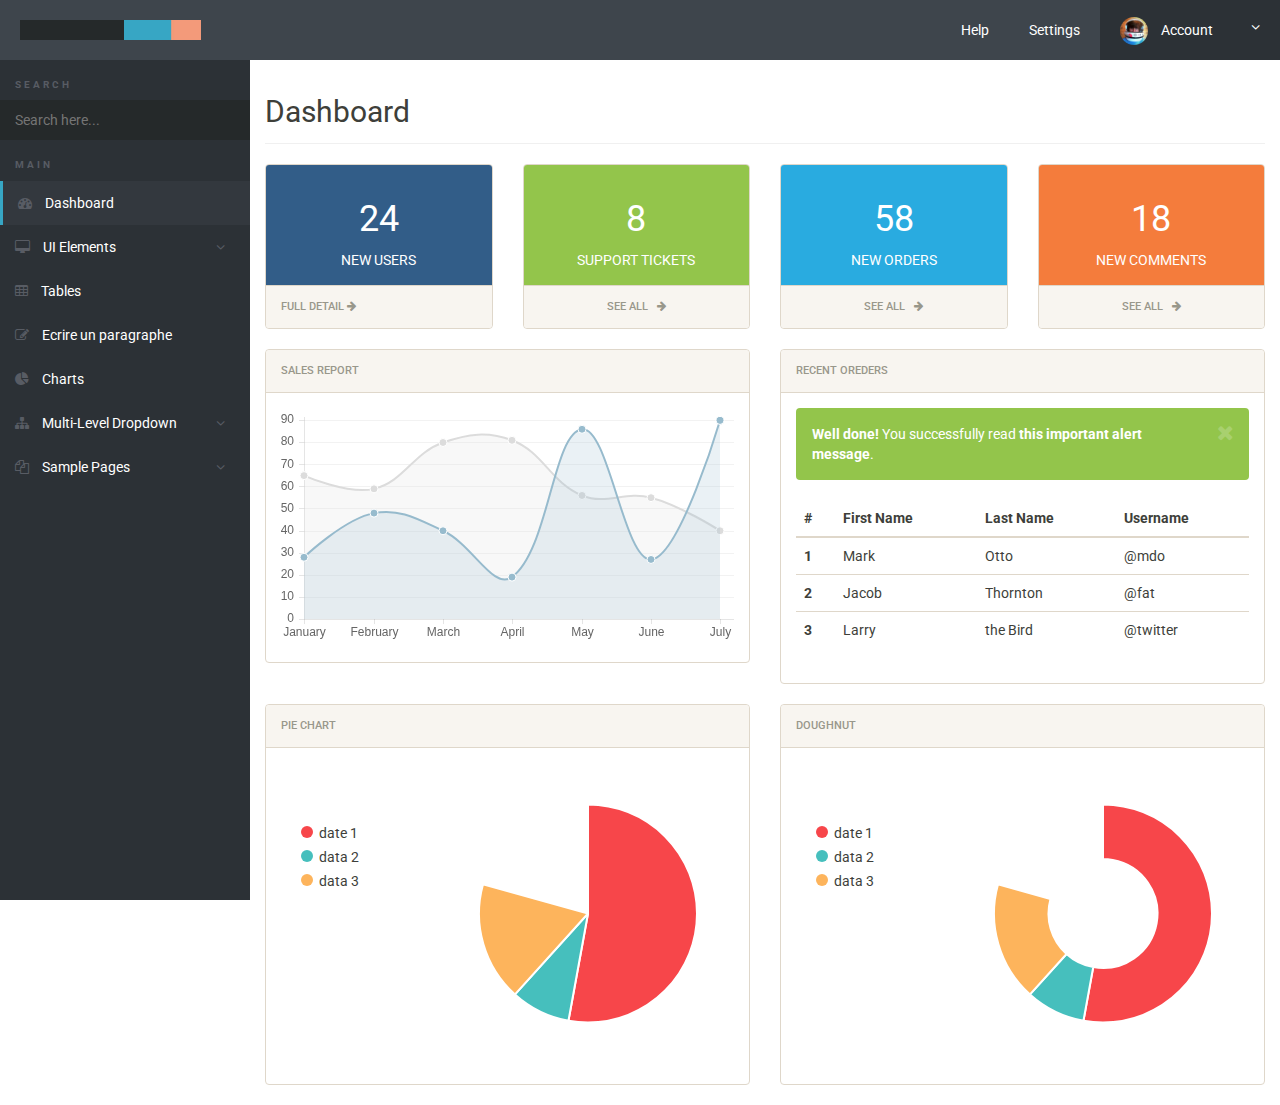
<file: index.html>
<!doctype html>
<html lang="en" class="no-js">

<head>
	<meta charset="UTF-8">
	<meta http-equiv="X-UA-Compatible" content="IE=edge">
	<meta name="viewport" content="width=device-width, initial-scale=1, minimum-scale=1, maximum-scale=1">
	<meta name="description" content="">
	<meta name="author" content="">
	<meta name="theme-color" content="#3e454c">

	<title>Harmony - Free responsive Bootstrap admin template by Themestruck.com</title>

	<!-- Font awesome -->
	<link rel="stylesheet" href="css/font-awesome.min.css">
	<!-- Sandstone Bootstrap CSS -->
	<link rel="stylesheet" href="css/bootstrap.min.css">
	<!-- Bootstrap Datatables -->
	<link rel="stylesheet" href="css/dataTables.bootstrap.min.css">
	<!-- Bootstrap social button library -->
	<link rel="stylesheet" href="css/bootstrap-social.css">
	<!-- Bootstrap select -->
	<link rel="stylesheet" href="css/bootstrap-select.css">
	<!-- Bootstrap file input -->
	<link rel="stylesheet" href="css/fileinput.min.css">
	<!-- Awesome Bootstrap checkbox -->
	<link rel="stylesheet" href="css/awesome-bootstrap-checkbox.css">
	<!-- Admin Stye -->
	<link rel="stylesheet" href="css/style.css">

	<!--[if lt IE 9]>
      <script src="https://oss.maxcdn.com/html5shiv/3.7.2/html5shiv.min.js"></script>
      <script src="https://oss.maxcdn.com/respond/1.4.2/respond.min.js"></script>
    <![endif]-->

</head>

<body>
	<div class="brand clearfix">
		<a href="index.html" class="logo"><img src="img/logo.jpg" class="img-responsive" alt=""></a>
		<span class="menu-btn"><i class="fa fa-bars"></i></span>
		<ul class="ts-profile-nav">
			<li><a href="#">Help</a></li>
			<li><a href="#">Settings</a></li>
			<li class="ts-account">
				<a href="#"><img src="img/ts-avatar.jpg" class="ts-avatar hidden-side" alt=""> Account <i class="fa fa-angle-down hidden-side"></i></a>
				<ul>
					<li><a href="#">My Account</a></li>
					<li><a href="#">Edit Account</a></li>
					<li><a href="#">Logout</a></li>
				</ul>
			</li>
		</ul>
	</div>

	<div class="ts-main-content">
		<nav class="ts-sidebar">
			<ul class="ts-sidebar-menu">
				<li class="ts-label">Search</li>
				<li>
					<input type="text" class="ts-sidebar-search" placeholder="Search here...">
				</li>
				<li class="ts-label">Main</li>
				<li class="open"><a href="index.html"><i class="fa fa-dashboard"></i> Dashboard</a></li>
				<li><a href="#"><i class="fa fa-desktop"></i> UI Elements</a>
					<ul>
						<li><a href="panels.html">Panels and Wells</a></li>
						<li><a href="buttons.html">Buttons</a></li>
						<li><a href="notifications.html">Notifications</a></li>
						<li><a href="typography.html">Typography</a></li>
						<li><a href="icon.html">Icon</a></li>
						<li><a href="grid.html">Grid</a></li>
					</ul>
				</li>
				<li><a href="tables.html"><i class="fa fa-table"></i> Tables</a></li>
				<li><a href="forms.html"><i class="fa fa-edit"></i> Ecrire un paragraphe</a></li>
				<li><a href="charts.html"><i class="fa fa-pie-chart"></i> Charts</a></li>
				<li><a href="#"><i class="fa fa-sitemap"></i> Multi-Level Dropdown</a>
					<ul>
						<li><a href="#">2nd level</a></li>
						<li><a href="#">2nd level</a></li>
						<li><a href="#">3rd level</a>
							<ul>
								<li><a href="#">3rd level</a></li>
								<li><a href="#">3rd level</a></li>
							</ul>
						</li>
					</ul>
				</li>
				<li><a href="#"><i class="fa fa-files-o"></i> Sample Pages</a>
					<ul>
						<li><a href="blank.html">Blank page</a></li>
						<li><a href="login.html">Login page</a></li>
					</ul>
				</li>

				<!-- Account from above -->
				<ul class="ts-profile-nav">
					<li><a href="#">Help</a></li>
					<li><a href="#">Settings</a></li>
					<li class="ts-account">
						<a href="#"><img src="img/ts-avatar.jpg" class="ts-avatar hidden-side" alt=""> Account <i class="fa fa-angle-down hidden-side"></i></a>
						<ul>
							<li><a href="#">My Account</a></li>
							<li><a href="#">Edit Account</a></li>
							<li><a href="#">Logout</a></li>
						</ul>
					</li>
				</ul>

			</ul>
		</nav>
		<div class="content-wrapper">
			<div class="container-fluid">

				<div class="row">
					<div class="col-md-12">

						<h2 class="page-title">Dashboard</h2>

						<div class="row">
							<div class="col-md-12">
								<div class="row">
									<div class="col-md-3">
										<div class="panel panel-default">
											<div class="panel-body bk-primary text-light">
												<div class="stat-panel text-center">
													<div class="stat-panel-number h1 ">24</div>
													<div class="stat-panel-title text-uppercase">New Users</div>
												</div>
											</div>
											<a href="#" class="block-anchor panel-footer">Full Detail <i class="fa fa-arrow-right"></i></a>
										</div>
									</div>
									<div class="col-md-3">
										<div class="panel panel-default">
											<div class="panel-body bk-success text-light">
												<div class="stat-panel text-center">
													<div class="stat-panel-number h1 ">8</div>
													<div class="stat-panel-title text-uppercase">Support Tickets</div>
												</div>
											</div>
											<a href="#" class="block-anchor panel-footer text-center">See All &nbsp; <i class="fa fa-arrow-right"></i></a>
										</div>
									</div>
									<div class="col-md-3">
										<div class="panel panel-default">
											<div class="panel-body bk-info text-light">
												<div class="stat-panel text-center">
													<div class="stat-panel-number h1 ">58</div>
													<div class="stat-panel-title text-uppercase">New Orders</div>
												</div>
											</div>
											<a href="#" class="block-anchor panel-footer text-center">See All &nbsp; <i class="fa fa-arrow-right"></i></a>
										</div>
									</div>
									<div class="col-md-3">
										<div class="panel panel-default">
											<div class="panel-body bk-warning text-light">
												<div class="stat-panel text-center">
													<div class="stat-panel-number h1 ">18</div>
													<div class="stat-panel-title text-uppercase">New Comments</div>
												</div>
											</div>
											<a href="#" class="block-anchor panel-footer text-center">See All &nbsp; <i class="fa fa-arrow-right"></i></a>
										</div>
									</div>
								</div>
							</div>
						</div>

						<div class="row">
							<div class="col-md-6">
								<div class="panel panel-default">
									<div class="panel-heading">Sales Report</div>
									<div class="panel-body">
										<div class="chart">
											<canvas id="dashReport" height="310" width="600"></canvas>
										</div>
										<div id="legendDiv"></div>
									</div>
								</div>
							</div>
							<div class="col-md-6">
								<div class="panel panel-default">
									<div class="panel-heading">Recent Oreders</div>
									<div class="panel-body">
										<div class="alert alert-dismissible alert-success">
											<button type="button" class="close" data-dismiss="alert"><i class="fa fa-close"></i></button>
											<strong>Well done!</strong> You successfully read <a href="#" class="alert-link">this important alert message</a>.
										</div>
										<table class="table table-hover">
											<thead>
												<tr>
													<th>#</th>
													<th>First Name</th>
													<th>Last Name</th>
													<th>Username</th>
												</tr>
											</thead>
											<tbody>
												<tr>
													<th scope="row">1</th>
													<td>Mark</td>
													<td>Otto</td>
													<td>@mdo</td>
												</tr>
												<tr>
													<th scope="row">2</th>
													<td>Jacob</td>
													<td>Thornton</td>
													<td>@fat</td>
												</tr>
												<tr>
													<th scope="row">3</th>
													<td>Larry</td>
													<td>the Bird</td>
													<td>@twitter</td>
												</tr>
											</tbody>
										</table>
									</div>
								</div>
							</div>
						</div>

						<div class="row">
							<div class="col-md-6">
								<div class="panel panel-default">
									<div class="panel-heading">Pie Chart</div>
									<div class="panel-body">
										<div class="row">
											<div class="col-md-4">
												<ul class="chart-dot-list">
													<li class="a1">date 1</li>
													<li class="a2">data 2</li>
													<li class="a3">data 3</li>
												</ul>
											</div>
											<div class="col-md-8">
												<div class="chart chart-doughnut">
													<canvas id="chart-area3" width="1200" height="900" />
												</div>
											</div>
										</div>
									</div>
								</div>
							</div>
							<div class="col-md-6">
								<div class="panel panel-default">
									<div class="panel-heading">Doughnut</div>
									<div class="panel-body">
										<div class="row">
											<div class="col-md-4">
												<ul class="chart-dot-list">
													<li class="a1">date 1</li>
													<li class="a2">data 2</li>
													<li class="a3">data 3</li>
												</ul>
											</div>
											<div class="col-md-8">
												<div class="chart chart-doughnut">
													<canvas id="chart-area4" width="1200" height="900" />
												</div>
											</div>
										</div>
									</div>
								</div>
							</div>
						</div>

					</div>
				</div>

			</div>
		</div>
	</div>

	<!-- Loading Scripts -->
	<script src="js/jquery.min.js"></script>
	<script src="js/bootstrap-select.min.js"></script>
	<script src="js/bootstrap.min.js"></script>
	<script src="js/jquery.dataTables.min.js"></script>
	<script src="js/dataTables.bootstrap.min.js"></script>
	<script src="js/Chart.min.js"></script>
	<script src="js/fileinput.js"></script>
	<script src="js/chartData.js"></script>
	<script src="js/main.js"></script>

	<script>

	window.onload = function(){

		// Line chart from swirlData for dashReport
		var ctx = document.getElementById("dashReport").getContext("2d");
		window.myLine = new Chart(ctx).Line(swirlData, {
			responsive: true,
			scaleShowVerticalLines: false,
			scaleBeginAtZero : true,
			multiTooltipTemplate: "<%if (label){%><%=label%>: <%}%><%= value %>",
		});

		// Pie Chart from doughutData
		var doctx = document.getElementById("chart-area3").getContext("2d");
		window.myDoughnut = new Chart(doctx).Pie(doughnutData, {responsive : true});

		// Dougnut Chart from doughnutData
		var doctx = document.getElementById("chart-area4").getContext("2d");
		window.myDoughnut = new Chart(doctx).Doughnut(doughnutData, {responsive : true});

	}
	</script>

</body>

</html>
</file>
<file: css/style.css>
@import url(http://fonts.googleapis.com/css?family=Lato:300,400,700,900,100italic,300italic,400italic);
@import url(https://fonts.googleapis.com/css?family=Oswald:700,400,300);
/****************************
*   FOR RESPONSIVENESS      *
****************************/
::selection {
  background: #4f5362;
  /* WebKit/Blink Browsers */
  color: #fff;
}
::-moz-selection {
  background: #4f5362;
  /* Gecko Browsers */
  color: #fff;
}
html {
  font-size: 14px;
}
@media only screen and (min-width: 480px) {
  html {
    font-size: 17px;
  }
}
@media only screen and (min-width: 768px) {
  html {
    font-size: 14px;
  }
}
@media only screen and (min-width: 1024px) {
  p {
    font-size: 1em;
    margin-bottom: 1.8em;
  }
}
/****************************
*      BODY DEFAULTS        *
****************************/
body {
  font-size: 1em;
}
a {
  color: #37a6c4;
}
a:hover {
  text-decoration: none;
  color: #5db9d1;
}
/****************************
*      Buttons        *
****************************/
.btn {
  font-family: 'Oswald', sans-serif;
}
.btn i {
  position: relative;
  top: -2px;
}
.btn.text-left {
  text-align: left;
}
.btn-brand {
  background: #37a6c4;
  color: #fff;
}
.btn-brand:hover {
  color: #fff;
  background: #2c849c;
}
.btn-dark {
  background: #272727;
  color: #fff;
}
.btn-dark:hover {
  color: #fff;
  background: #2c849c;
}
.btn-red {
  background: #4f5362;
  color: #fff;
}
.btn-red:hover {
  color: #fff;
  background: #383b46;
}
.btn-alt {
  background: #f0f0f0;
  color: #222;
}
.btn-alt:hover {
  color: #fff;
  background: #2c849c;
}
/****************************
*      Background Colors        *
****************************/
.bk-primary {
  background: #325d88;
}
.bk-success {
  background: #93c54b;
}
.bk-warning {
  background: #f47c3c;
}
.bk-danger {
  background: #d9534f;
}
.bk-info {
  background: #29abe0;
}
.bk-white,
.bk-light {
  background: #fff;
}
.bk-brand {
  background: #37a6c4;
}
.bk-dark {
  background: #222;
}
.bk-blue {
  background: #0010ce;
}
.bk-alt {
  background: #f7f7f7;
}
.bk-ghost {
  background: transparent;
}
.bk-img {
  position: relative;
  width: 100%;
  background-position: center;
  background-repeat: no-repeat;
  background-size: cover;
  background-image: url(../../img/login-bg.jpg);
}
.bk-fixed {
  background-attachment: fixed;
}
.hr-green {
  height: 2px;
  background: #37a6c4;
}
.hr-grey {
  height: 2px;
  background: #f0f0f0;
}
.hr-dashed {
  background-color: transparent;
  border-top: 1px dotted #edf0f5;
  color: transparent;
  height: 1px;
  margin: 20px 0;
}
.panel {
  overflow: hidden;
}
/****************************
*      Border        *
****************************/
.brdr {
  border: 1px solid #f0f0f0;
}
/****************************
*      Text size color        *
****************************/
.font-one {
  font-family: 'Oswald', sans-serif;
}
.text-bold {
  font-weight: bold;
}
.text-normal {
  font-weight: normal;
}
.text-thin {
  font-weight: 100;
}
.text-lowercase {
  text-transform: none;
}
.text-sm {
  font-size: 13px;
}
.text-lg {
  font-size: 18px;
}
.text-xl {
  font-size: 1.6em;
}
.text-2x {
  font-size: 2em;
}
.text-3x {
  font-size: 2.4em;
}
.text-4x {
  font-size: 3em;
}
.text-white,
.text-light {
  color: #fff !important;
}
.link-white a {
  color: #fff;
}
.text-grey {
  color: #ccc;
}
.text-dgrey {
  color: #818181;
}
.text-brand {
  color: #37a6c4;
}
.text-yellow {
  color: #ffff00;
}
.title .line {
  display: inline-block;
  padding-bottom: 10px;
  border-bottom: 3px solid #222;
}
/****************************
*       Margins         *
****************************/
.mt {
  margin-top: 18px;
}
.mt-0x {
  margin-top: 0 !important;
}
.mt-2x {
  margin-top: 36px;
}
.mt-3x {
  margin-top: 54px;
}
.mt-4x {
  margin-top: 90px;
}
.mt-5x {
  margin-top: 144px;
}
.mb {
  margin-bottom: 18px;
}
.mb-0x {
  margin-bottom: 0 !important;
}
.mb-2x {
  margin-bottom: 36px;
}
.mb-3x {
  margin-bottom: 54px;
}
.mb-4x {
  margin-bottom: 90px;
}
.mb-5x {
  margin-bottom: 144px;
}
.pt {
  padding-top: 18px;
}
.pt-2x {
  padding-top: 36px;
}
.pt-3x {
  padding-top: 54px;
}
.pt-4x {
  padding-top: 90px;
}
.pt-5x {
  padding-top: 144px;
}
.pb {
  padding-bottom: 18px;
}
.pb-2x {
  padding-bottom: 36px;
}
.pb-3x {
  padding-bottom: 54px;
}
.pb-4x {
  padding-bottom: 90px;
}
.pb-5x {
  padding-bottom: 144px;
}
/* Content boxes */
.content-box {
  padding: 15px;
}
.block-anchor {
  display: block;
}
/****************************
*       Content Typography         *
****************************/
.content-format {
  line-height: 1.6em;
  font-weight: 400;
  letter-spacing: .01em;
  font-style: normal;
  word-wrap: break-word;
}
.content-format .h1,
.content-format .h2,
.content-format .h3,
.content-format .h4,
.content-format .h5,
.content-format .h6,
.content-format h1,
.content-format h2,
.content-format h3,
.content-format h4,
.content-format h5,
.content-format h6 {
  font-family: 'Oswald', sans-serif;
  font-weight: 700;
  font-weight: bold;
  font-style: normal;
  color: rgba(0, 0, 0, 0.8);
  margin-top: 40px;
}
.content-format .h1 a,
.content-format .h2 a,
.content-format .h3 a,
.content-format .h4 a,
.content-format .h5 a,
.content-format .h6 a,
.content-format h1 a,
.content-format h2 a,
.content-format h3 a,
.content-format h4 a,
.content-format h5 a,
.content-format h6 a {
  font-size: inherit;
}
.content-format .h2,
.content-format h2 {
  font-size: 3em;
  line-height: 1;
  margin-bottom: 10px;
  padding-bottom: 10px;
  border-bottom: 4px solid #f0f0f0;
}
.content-format .h3,
.content-format h3 {
  font-size: 2em;
  line-height: 1.2;
  margin-bottom: 4px;
  margin: 1em 0 0.5em;
}
.content-format .h4,
.content-format h4 {
  font-size: 1.7em;
  line-height: 1.4;
  margin-bottom: 6px;
}
.content-format .h5,
.content-format h5 {
  font-size: 1.5em;
  line-height: 1.4;
  margin-bottom: 8px;
}
.content-format .h6,
.content-format h6 {
  font-size: 1.3em;
  line-height: 1.4;
  margin-bottom: 10px;
}
.content-format strong {
  font-weight: bold;
}
.content-format ul:not(.social-awesome) {
  list-style: disc outside;
  margin: 1.714285714rem 0 1.714285714rem;
  line-height: 1.714285714;
}
.content-format ul:not(.social-awesome) li {
  margin: 0 0 0 36px;
  margin: 0 1rem 0 2.571428571rem;
}
.content-format ul:not(.social-awesome).list-unstyled {
  list-style: none;
}
.content-format ul:not(.social-awesome).list-unstyled li {
  margin: 0 0 0 24px;
}
.content-format em {
  font-style: italic;
}
.content-format p {
  margin-bottom: 1.8em;
}
.content-format figure {
  margin-bottom: 42px;
}
.content-format figure .caption {
  color: #999;
  font-size: 14px;
}
.content-format img {
  border: 0;
  height: auto;
  max-width: 100%;
  vertical-align: middle;
}
.content-format .fa {
  color: #37a6c4;
  margin-right: 10px;
}
.content-format blockquote {
  border-left: 4px solid #c3c3c3;
  border-left: 4px solid rgba(51, 51, 51, 0.17);
  color: #707070;
  color: rgba(51, 51, 51, 0.7);
  font-size: 1.2em;
  font-style: italic;
  line-height: 1.6667;
  margin-bottom: 1em;
  padding-left: 0.7778em;
}
.content-format blockquote.double-quote {
  border-left: none;
  padding-left: 1em;
}
.content-format pre {
  background: #fff;
  border: 1px solid #ededed;
  color: #666;
  font-family: Consolas, Monaco, Lucida Console, monospace;
  font-size: .9em;
  line-height: 1.714285714;
  margin: 24px 0;
  margin: 1.714285714rem 0;
  overflow: auto;
}
.content-format ol {
  margin: 24px 0 24px;
  margin: 1.714285714rem 0 1.714285714rem;
  line-height: 1.714285714;
  list-style: decimal outside;
}
.content-format img.wp-smiley,
.content-format img.emoji {
  display: inline !important;
  border: none !important;
  box-shadow: none !important;
  height: 1em !important;
  width: 1em !important;
  margin: 0 .07em !important;
  vertical-align: -0.1em !important;
  background: none !important;
  padding: 0 !important;
}
/*
 * Theme Struck - Harmony - Free responsive Bootstrap admin template by Themestruck.com (http://themestruck.com)
 * Code licensed under the MIT
 * For details, see #
 */
ul,
li {
  margin: 0;
  padding: 0;
  list-style: none;
}
/* Social Button Modifications */
.btn {
  text-transform: none;
}
.btn-social > :first-child {
  width: 42px;
  line-height: 46px;
}
.btn-social {
  padding-left: 58px;
}
/* Circle buttons */
.btn-circle {
  width: 30px;
  height: 30px;
  padding: 6px 0;
  border-radius: 15px;
  text-align: center;
  font-size: 12px;
  line-height: 1.428571429;
}
.btn-circle.btn-lg {
  width: 50px;
  height: 50px;
  padding: 10px 16px;
  border-radius: 25px;
  font-size: 18px;
  line-height: 1.33;
}
.btn-circle.btn-xl {
  width: 70px;
  height: 70px;
  padding: 10px 16px;
  border-radius: 35px;
  font-size: 24px;
  line-height: 1.33;
}
/* Chart design */
/* Charts */
.chart-dot-list {
  display: block;
  margin-top: 60px;
  margin-left: 20px;
}
.chart-dot-list li {
  margin-bottom: 4px;
}
.chart-dot-list li:before {
  content: '';
  height: 12px;
  width: 12px;
  margin-right: 6px;
  display: inline-block;
  background: #222;
  border-radius: 50%;
}
.chart-dot-list li.a1:before {
  background: #F7464A;
}
.chart-dot-list li.a2:before {
  background: #46BFBD;
}
.chart-dot-list li.a3:before {
  background: #FDB45C;
}
.chart-doughnut {
  padding: 41px 0;
}
/* component */
.page-title {
  padding-bottom: 15px;
  margin-bottom: 20px;
  border-bottom: 1px solid #f0f0f0;
}
.brand {
  background: #3e454c;
  position: relative;
  z-index: 3;
  position: fixed;
  width: 100%;
  top: 0;
}
.brand .logo {
  box-sizing: border-box;
  padding: 20px;
  float: left;
  display: block;
  width: 200px;
}
@media only screen and (min-width: 992px) {
  .brand .logo {
    width: 250px;
  }
}
.brand .logo img {
  height: 20px;
}
.brand .menu-btn {
  float: right;
  background: #232d3b;
  text-align: center;
  cursor: pointer;
  color: #fff;
  padding: 20px 20px;
}
@media only screen and (min-width: 992px) {
  .brand .menu-btn {
    display: none;
  }
}
.brand .ts-profile-nav {
  float: right;
  display: none;
}
.brand .ts-profile-nav li {
  float: left;
  position: relative;
}
.brand .ts-profile-nav li a {
  display: block;
  padding: 20px;
  color: #fff;
}
.brand .ts-profile-nav li ul {
  visibility: hidden;
  opacity: 0;
  right: 0;
  position: absolute;
}
.brand .ts-profile-nav li ul li {
  float: none;
  width: 180px;
}
.brand .ts-profile-nav li ul li a {
  padding: 10px 20px;
  background: #222;
}
.brand .ts-profile-nav .ts-account .fa-angle-down {
  float: right;
}
.brand .ts-profile-nav .ts-account > a {
  width: 180px;
  background: #2c3136;
}
.brand .ts-profile-nav .ts-account .ts-avatar {
  border-radius: 50%;
  height: 28px;
  margin: -10px 0;
  margin-right: 10px;
}
.brand .ts-profile-nav .ts-account:hover ul {
  visibility: visible;
  opacity: 1;
}
@media only screen and (min-width: 992px) {
  .brand .ts-profile-nav {
    display: block;
  }
}
.ts-sidebar::-webkit-scrollbar-track {
  background-color: transparent;
}
.ts-sidebar::-webkit-scrollbar {
  width: 5px;
  background-color: transparent;
}
.ts-sidebar::-webkit-scrollbar-thumb {
  background-color: #b4b4b4;
}
.ts-sidebar {
  background: #2c3136;
  max-height: 0;
  transition: max-height 0.3s;
  overflow: hidden;
  position: fixed;
  z-index: 2;
  width: 100%;
  bottom: 0;
  top: 60px;
  overflow-y: auto;
}
.ts-sidebar .hidden-side {
  display: none;
}
.ts-sidebar .ts-sidebar-search {
  width: 100%;
  background: #25292a;
  border: none;
  padding: 10px 15px;
  color: #fff;
}
@media only screen and (min-width: 992px) {
  .ts-sidebar .ts-profile-nav {
    display: none;
  }
}
@media only screen and (min-width: 992px) {
  .ts-sidebar {
    max-height: 100%;
    bottom: 0;
  }
}
.ts-sidebar-menu .ts-label {
  color: #585c64;
  font-weight: bold;
  padding: 8px 15px;
  text-transform: uppercase;
  font-size: 10px;
  letter-spacing: 3px;
  margin-top: 10px;
}
.ts-sidebar-menu a {
  display: block;
  text-decoration: none;
  padding: 12px 15px;
  color: #fff;
}
.ts-sidebar-menu li {
  position: relative;
}
.ts-sidebar-menu li i {
  color: #585c64;
  margin-right: 10px;
}
.ts-sidebar-menu li ul {
  display: block;
  background: rgba(255, 0, 0, 0.12);
  background: rgba(0, 0, 0, 0.32);
  max-height: 0;
  overflow: hidden;
  transition: all 0.3s ease;
}
.menu-open,
.ts-sidebar-menu .open > ul {
  max-height: 2000px;
}
.ts-sidebar-menu .open > a {
  background: rgba(51, 56, 62, 0.35);
}
.ts-sidebar-menu > .open > a {
  background: #33383e;
  border-left: 3px solid #37a6c4;
}
.ts-sidebar-menu .open > .more i {
  transform: rotate(180deg);
}
.more i {
  color: #fff;
  padding: 15px;
  transition: transform 0.3s;
}
.more {
  float: right;
  min-width: 10%;
  cursor: pointer;
}
.ts-main-content .content-wrapper {
  padding-top: 15px;
  margin-top: 60px;
}
@media only screen and (min-width: 992px) {
  .ts-main-content .ts-sidebar {
    width: 250px;
    float: left;
  }
  .ts-main-content .content-wrapper {
    margin-left: 250px;
  }
}
/* Login page */
.login-page {
  position: absolute;
  height: 100%;
  width: 100%;
}
</file>
<file: css/fileinput.min.css>
/*!
 * @copyright Copyright &copy; Kartik Visweswaran, Krajee.com, 2014 - 2015
 * @package bootstrap-fileinput
 * @version 4.2.6
 *
 * File input styling for Bootstrap 3.0
 * Built for Yii Framework 2.0
 * Author: Kartik Visweswaran
 * Year: 2015
 * For more Yii related demos visit http://demos.krajee.com
 */.file-input{overflow-x:auto}.file-loading{top:0;right:0;width:25px;height:25px;font-size:999px;text-align:right;color:#fff;background:transparent url(../img/loading.gif) top left no-repeat;border:none}.btn-file{position:relative;overflow:hidden}.btn-file input[type=file]{position:absolute;top:0;right:0;min-width:100%;min-height:100%;text-align:right;filter:alpha(opacity=0);opacity:0;background:none repeat scroll 0 0 transparent;cursor:inherit;display:block}.file-caption .glyphicon{display:inline-block;min-width:18px;margin-top:2px}.file-caption-name{display:inline-block;overflow:hidden;padding-right:10px;word-break:break-all}.file-caption-ellipsis{position:absolute;right:10px;margin-top:-6px;font-size:1.2em;display:none;font-weight:700;cursor:default}.kv-has-ellipsis .file-caption-ellipsis{display:inline}.kv-has-ellipsis{padding-right:17px}.kv-search-container .kv-search-clear{position:absolute;padding:10px;right:0}.file-error-message{background-color:#f2dede;color:#a94442;text-align:center;border-radius:5px;padding:5px}.file-error-message pre,.file-error-message ul{margin:5px 0;text-align:left}.file-caption-disabled{background-color:#EEE;cursor:not-allowed;opacity:1}.file-input .btn .disabled,.file-input .btn[disabled]{cursor:not-allowed}.file-preview{border-radius:5px;border:1px solid #ddd;padding:5px;width:100%;margin-bottom:5px}.file-preview-frame{display:table;margin:8px;height:160px;border:1px solid #ddd;box-shadow:1px 1px 5px 0 #a2958a;padding:6px;float:left;text-align:center;vertical-align:middle}.file-preview-frame:hover{box-shadow:3px 3px 5px 0 #333}.file-preview-image{height:160px;vertical-align:text-center}.file-preview-text{width:160px;color:#428bca;font-size:11px;text-align:center}.file-preview-other{padding-top:48px;text-align:center}.file-preview-other i{font-size:2.4em}.file-other-error{width:100%;padding-top:30px;text-align:right}.file-input-ajax-new .fileinput-remove-button,.file-input-ajax-new .fileinput-upload-button,.file-input-new .close,.file-input-new .file-preview,.file-input-new .fileinput-remove-button,.file-input-new .fileinput-upload-button,.file-input-new .glyphicon-file{display:none}.loading{background:transparent url(../img/loading.gif) no-repeat scroll center center content-box!important}.wrap-indicator{font-weight:700;color:#245269;cursor:pointer}.file-actions{text-align:left}.file-footer-buttons{float:right}.file-thumbnail-footer .file-caption-name{padding-top:4px;font-size:11px;color:#777}.file-upload-indicator{padding-top:2px;cursor:default}.file-upload-indicator:hover{font-size:1.2em;font-weight:700;padding-top:0}.file-drop-zone{border:1px dashed #aaa;border-radius:4px;height:100%;text-align:center;vertical-align:middle;margin:12px 15px 12px 12px;padding:5px}.file-drop-zone-title{color:#aaa;font-size:40px;padding:85px 10px}.highlighted{border:2px dashed #999!important;background-color:#f0f0f0}.file-uploading{background-image:url(../img/loading-sm.gif);background-position:center bottom 10px;background-repeat:no-repeat;opacity:.6}.file-icon-large{font-size:1.2em}
</file>
